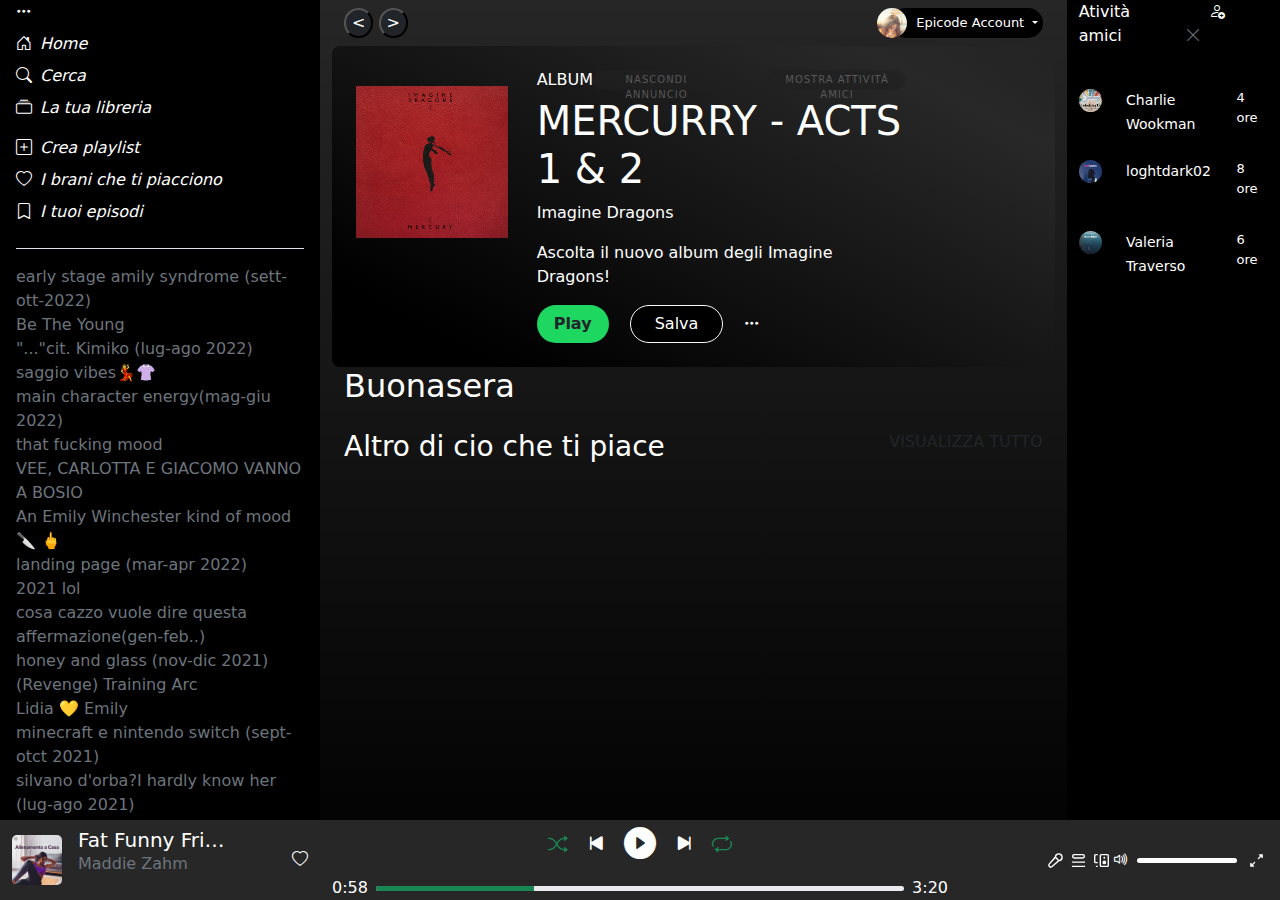
<file: index.html>
<!DOCTYPE html>
<html lang="en">
  <head>
    <meta charset="utf-8" />
    <meta name="viewport" content="width=device-width, initial-scale=1" />
    <title>Clone spotify</title>
    <link
      href="https://cdn.jsdelivr.net/npm/bootstrap@5.3.3/dist/css/bootstrap.min.css"
      rel="stylesheet"
      integrity="sha384-QWTKZyjpPEjISv5WaRU9OFeRpok6YctnYmDr5pNlyT2bRjXh0JMhjY6hW+ALEwIH"
      crossorigin="anonymous"
    />
    <link rel="stylesheet" href="https://cdn.jsdelivr.net/npm/bootstrap-icons@1.11.3/font/bootstrap-icons.min.css" />
    <link rel="stylesheet" href="style.css" />
  </head>
  <body class="bg-black">
    <div class="container-fluid">
      <!-- COLONNA DI SINISTRA -->
      <div class="row">
        <div id="left-column" class="col-3 text-white bg-black px-3">
          <div class="d-flex flex-column mb-3">
            <i class="bi bi-three-dots mb-2"></i>
            <i class="bi bi-house-door mb-2"><a class="m-2 text-decoration-none text-reset" href="#">Home</a></i>
            <i class="bi bi-search mb-2"><a class="m-2 text-decoration-none text-reset" href="#">Cerca</a></i>
            <i class="bi bi-collection"><a class="m-2 text-decoration-none text-reset" href="#">La tua libreria</a></i>
          </div>
          <div class="d-flex flex-column mt-3 mb-3 pb-3 border-bottom">
            <i class="bi bi-plus-square mb-2"
              ><a class="m-2 text-decoration-none text-reset" href="#">Crea playlist</a></i
            >
            <i class="bi bi-heart mb-2"
              ><a class="m-2 text-decoration-none text-reset" href="#">I brani che ti piacciono</a></i
            >
            <i class="bi bi-bookmark mb-2"
              ><a class="m-2 text-decoration-none text-reset" href="#">I tuoi episodi</a></i
            >
          </div>
          <div>
            <ul class="px-0" style="list-style-type: none">
              <li>
                <a class="link-offset-2 link-underline link-underline-opacity-0 link-secondary" href="#"
                  >early stage amily syndrome (sett-ott-2022)</a
                >
              </li>
              <li>
                <a class="link-offset-2 link-underline link-underline-opacity-0 link-secondary" href="#"
                  >Be The Young</a
                >
              </li>
              <li>
                <a class="link-offset-2 link-underline link-underline-opacity-0 link-secondary" href="#"
                  >"..."cit. Kimiko (lug-ago 2022)</a
                >
              </li>
              <li>
                <a class="link-offset-2 link-underline link-underline-opacity-0 link-secondary" href="#"
                  >saggio vibes💃👚
                </a>
              </li>
              <li>
                <a class="link-offset-2 link-underline link-underline-opacity-0 link-secondary" href="#"
                  >main character energy(mag-giu 2022)</a
                >
              </li>
              <li>
                <a class="link-offset-2 link-underline link-underline-opacity-0 link-secondary" href="#"
                  >that fucking mood</a
                >
              </li>
              <li>
                <a class="link-offset-2 link-underline link-underline-opacity-0 link-secondary" href="#"
                  >VEE, CARLOTTA E GIACOMO VANNO A BOSIO</a
                >
              </li>
              <li>
                <a class="link-offset-2 link-underline link-underline-opacity-0 link-secondary" href="#"
                  >An Emily Winchester kind of mood 🔪 🖕
                </a>
              </li>
              <li>
                <a class="link-offset-2 link-underline link-underline-opacity-0 link-secondary" href="#"
                  >landing page (mar-apr 2022)</a
                >
              </li>
              <li>
                <a class="link-offset-2 link-underline link-underline-opacity-0 link-secondary" href="#">2021 lol</a>
              </li>
              <li>
                <a class="link-offset-2 link-underline link-underline-opacity-0 link-secondary" href="#"
                  >cosa cazzo vuole dire questa affermazione(gen-feb..)</a
                >
              </li>
              <li>
                <a class="link-offset-2 link-underline link-underline-opacity-0 link-secondary" href="#"
                  >honey and glass (nov-dic 2021)</a
                >
              </li>
              <li>
                <a class="link-offset-2 link-underline link-underline-opacity-0 link-secondary" href="#"
                  >(Revenge) Training Arc
                </a>
              </li>
              <li>
                <a class="link-offset-2 link-underline link-underline-opacity-0 link-secondary" href="#"
                  >Lidia 💛 Emily
                </a>
              </li>
              <li>
                <a class="link-offset-2 link-underline link-underline-opacity-0 link-secondary" href="#"
                  >minecraft e nintendo switch (sept-otct 2021)
                </a>
              </li>
              <li>
                <a class="link-offset-2 link-underline link-underline-opacity-0 link-secondary" href="#"
                  >silvano d'orba?I hardly know her (lug-ago 2021)
                </a>
              </li>
              <li>
                <a class="link-offset-2 link-underline link-underline-opacity-0 link-secondary" href="#">Culo 2021 </a>
              </li>
              <li>
                <a class="link-offset-2 link-underline link-underline-opacity-0 link-secondary" href="#"
                  >Fresh Quintale Mix
                </a>
              </li>
            </ul>
          </div>
        </div>
        <div id="left-column2" class="col-7 px-4 bg-black bg-gradient expanded">
          <div class="dropdown d-flex justify-content-between py-2">
            <div>
              <button class="text-bg-dark rounded-circle">&lt</button>
              <button class="text-bg-dark rounded-circle">&gt</button>
            </div>
            <div class="d-flex align-items-center">
              <div>
                <img
                  src="./assets/imgs/main/image-10.jpg"
                  class="rounded-circle profile-image"
                  alt="Profile Picture"
                  width="30"
                  height="30"
                  id="profile-image"
                />
              </div>
              <div>
                <button
                  class="btn bg-black text-white dropdown-toggle ps-4 p-1 rounded-pill account"
                  type="button"
                  data-bs-toggle="dropdown"
                  aria-expanded="false"
                >
                  Epicode Account
                </button>
              </div>
            </div>
            <ul class="dropdown-menu">
              <li><a class="dropdown-item" href="#">Artist</a></li>
              <li><a class="dropdown-item" href="#">Another action</a></li>
              <li><a class="dropdown-item" href="#">Something else here</a></li>
            </ul>
          </div>
          <div class="row">
            <div class="col-12 text-white rounded-3" id="bg-hero">
              <div class="row p-4">
                <div class="col-3 px-0">
                  <img
                    class="object-fit-cover mt-3"
                    style="max-width: 90%"
                    src="./assets/imgs/main/image-11.jpg"
                    alt="img1"
                  />
                </div>
                <div class="col-7">
                  <div class="d-flex justify-content-between">
                    <h6>ALBUM</h6>
                    <button class="btn btn-sm rounded-pill hide-ads">NASCONDI ANNUNCIO</button>
                    <button id="show-right-col" class="btn btn-sm rounded-pill hide-ads ms-5">
                      Mostra Attività amici
                    </button>
                  </div>
                  <h1>MERCURRY - ACTS 1 & 2</h1>
                  <p>Imagine Dragons</p>
                  <p>Ascolta il nuovo album degli Imagine Dragons!</p>
                  <span>
                    <button class="btn px-3 rounded-pill" style="background-color: #1ed760">
                      <b>Play</b>
                    </button>
                    <button class="btn btn-outline-light bg-black px-4 mx-3 rounded-pill text-white">Salva</button>
                    <i class="bi bi-three-dots"></i>
                  </span>
                </div>
              </div>
            </div>
            <h2 class="text-white">Buonasera</h2>

            <div class="col">
              <div id="row1" class="row"></div>
              <div>
                <div class="d-flex justify-content-between mt-3">
                  <h3 class="text-white">Altro di cio che ti piace</h3>
                  <span>VISUALIZZA TUTTO</span>
                </div>
                <div class="container-fluid">
                  <div id="row" class="row d-flex justify-content-between"></div>
                </div>
              </div>
            </div>
          </div>
        </div>
        <div id="colonna-destra" class="col-2 bg-black text-white">
          <div class="row">
            <div class="col-12">
              <div class="row d-flex justify-content-between">
                <div class="col-6">Atività amici</div>

                <div class="col-6">
                  <span><i class="bi bi-person-add m-4"></i></span>
                  <span
                    ><a class="link-offset-2 link-underline link-underline-opacity-0 link-secondary" href="#"
                      ><i id="exit" class="bi bi-x-lg"></i></a
                  ></span>
                </div>
              </div>
            </div>
            <div class="col-12 mt-4 py-3">
              <div class="row g-0">
                <!-- Row per affiancare immagine e testo -->
                <div class="col-md-3">
                  <!-- Colonna per l'immagine -->
                  <img
                    src="./assets/imgs/search/image-15.jpg"
                    class="img-fluid w-50 rounded-circle"
                    alt="${album.title}"
                  />
                </div>
                <div class="col-md-7">
                  <!-- Colonna per il testo -->
                  <div class="card-body">
                    <p class="card-title fs-6"><small>Charlie Wookman</small></p>
                  </div>
                </div>
                <div class="col-2 customfs"><p>4 ore</p></div>
              </div>
            </div>
            <div class="col-12">
              <div class="row g-0">
                <!-- Row per affiancare immagine e testo -->
                <div class="col-md-3">
                  <!-- Colonna per l'immagine -->
                  <img
                    src="./assets/imgs/search/image-16.jpg"
                    class="img-fluid w-50 rounded-circle"
                    alt="${album.title}"
                  />
                </div>
                <div class="col-md-7">
                  <!-- Colonna per il testo -->
                  <div class="card-body">
                    <p class="card-title fs-6"><small>loghtdark02</small></p>
                  </div>
                </div>
                <div class="col-2 customfs"><p>8 ore</p></div>
              </div>
              <div class="col-12 py-3">
                <div class="row g-0">
                  <!-- Row per affiancare immagine e testo -->
                  <div class="col-md-3">
                    <!-- Colonna per l'immagine -->
                    <img
                      src="./assets/imgs/search/image-17.jpg"
                      class="img-fluid w-50 rounded-circle"
                      alt="${album.title}"
                    />
                  </div>
                  <div class="col-md-7">
                    <!-- Colonna per il testo -->
                    <div class="card-body">
                      <p class="card-title fs-6"><small>Valeria Traverso</small></p>
                    </div>
                  </div>
                  <div class="col-2 customfs"><p>6 ore</p></div>
                </div>
              </div>
            </div>
          </div>
        </div>
      </div>
    </div>
    <!-- prova-->
    <div class="container-fluid text z-index-1000 text-white endbar">
      <div class="row align-items-center">
        <div class="col-3 d-flex align-items-center">
          <img
            src="./assets/imgs/main/image-14.jpg"
            alt="Song Thumbnail"
            class="img-fluid me-3"
            style="width: 50px; height: 50px; border-radius: 5px"
          />
          <div class="text-white">
            <h5 class="mb-0 text-truncate" style="max-width: 150px">Fat Funny Friend</h5>
            <p class="text-secondary">Maddie Zahm</p>
          </div>
          <i class="bi bi-heart ms-auto pointer"></i>
        </div>

        <div class="col-6 text-center">
          <div class="d-flex justify-content-center align-items-center mb-2 pointer">
            <i class="bi bi-shuffle text-success fs-5 me-3 pointer"></i>
            <i class="bi bi-skip-start-fill fs-4 me-3 pointer"></i>
            <i id="playbtn" class="bi bi-play-circle-fill fs-2 me-3 pointer"></i>
            <i class="bi bi-skip-end-fill fs-4 me-3 pointer"></i>
            <i class="bi bi-repeat text-success fs-5 pointer"></i>
          </div>
          <div class="d-flex align-items-center pointer">
            <span class="me-2">0:58</span>
            <div class="progress flex-grow-1" style="height: 5px">
              <div class="progress-bar bg-success" role="progressbar" style="width: 30%"></div>
            </div>
            <span class="ms-2">3:20</span>
          </div>
        </div>
        <!-- mettere a posto l'input del volume -->
        <div class="col-3 d-flex justify-content-end align-items-center">
          <svg
            data-encore-id="icon"
            role="img"
            aria-hidden="true"
            class="m-1"
            viewBox="0 0 16 16"
            fill="white"
            width="15"
          >
            <path
              d="M13.426 2.574a2.831 2.831 0 0 0-4.797 1.55l3.247 3.247a2.831 2.831 0 0 0 1.55-4.797zM10.5 8.118l-2.619-2.62A63303.13 63303.13 0 0 0 4.74 9.075L2.065 12.12a1.287 1.287 0 0 0 1.816 1.816l3.06-2.688 3.56-3.129zM7.12 4.094a4.331 4.331 0 1 1 4.786 4.786l-3.974 3.493-3.06 2.689a2.787 2.787 0 0 1-3.933-3.933l2.676-3.045 3.505-3.99z"
            ></path>
          </svg>
          <svg
            data-encore-id="icon"
            role="img"
            aria-hidden="true"
            class="m-1"
            viewBox="0 0 16 16"
            fill="white"
            width="15"
          >
            <path
              d="M15 15H1v-1.5h14V15zm0-4.5H1V9h14v1.5zm-14-7A2.5 2.5 0 0 1 3.5 1h9a2.5 2.5 0 0 1 0 5h-9A2.5 2.5 0 0 1 1 3.5zm2.5-1a1 1 0 0 0 0 2h9a1 1 0 1 0 0-2h-9z"
            ></path>
          </svg>
          <svg
            data-encore-id="icon"
            role="img"
            aria-hidden="true"
            class="m-1"
            viewBox="0 0 16 16"
            fill="white"
            width="15"
          >
            <path
              d="M6 2.75C6 1.784 6.784 1 7.75 1h6.5c.966 0 1.75.784 1.75 1.75v10.5A1.75 1.75 0 0 1 14.25 15h-6.5A1.75 1.75 0 0 1 6 13.25V2.75zm1.75-.25a.25.25 0 0 0-.25.25v10.5c0 .138.112.25.25.25h6.5a.25.25 0 0 0 .25-.25V2.75a.25.25 0 0 0-.25-.25h-6.5zm-6 0a.25.25 0 0 0-.25.25v6.5c0 .138.112.25.25.25H4V11H1.75A1.75 1.75 0 0 1 0 9.25v-6.5C0 1.784.784 1 1.75 1H4v1.5H1.75zM4 15H2v-1.5h2V15z"
            ></path>
            <path d="M13 10a2 2 0 1 1-4 0 2 2 0 0 1 4 0zm-1-5a1 1 0 1 1-2 0 1 1 0 0 1 2 0z"></path>
          </svg>

          <i class="bi bi-volume-up me-2 cursor"></i>
          <input
            class="custom-range bg-white px-1 me-2"
            type="range"
            style="width: 100px"
            min="0"
            max="1"
            step="0.01"
            value="0.5"
          />

          <svg
            data-encore-id="icon"
            role="img"
            aria-hidden="true"
            class="m-1"
            viewBox="0 0 16 16"
            fill="white"
            width="15"
          >
            <path
              d="M6.53 9.47a.75.75 0 0 1 0 1.06l-2.72 2.72h1.018a.75.75 0 0 1 0 1.5H1.25v-3.579a.75.75 0 0 1 1.5 0v1.018l2.72-2.72a.75.75 0 0 1 1.06 0zm2.94-2.94a.75.75 0 0 1 0-1.06l2.72-2.72h-1.018a.75.75 0 1 1 0-1.5h3.578v3.579a.75.75 0 0 1-1.5 0V3.81l-2.72 2.72a.75.75 0 0 1-1.06 0z"
            ></path>
          </svg>
        </div>
      </div>
    </div>

    <script
      src="https://cdn.jsdelivr.net/npm/bootstrap@5.3.3/dist/js/bootstrap.bundle.min.js"
      integrity="sha384-YvpcrYf0tY3lHB60NNkmXc5s9fDVZLESaAA55NDzOxhy9GkcIdslK1eN7N6jIeHz"
      crossorigin="anonymous"
    ></script>
    <script src="./HomePage.js"></script>
  </body>
</html>
</file>
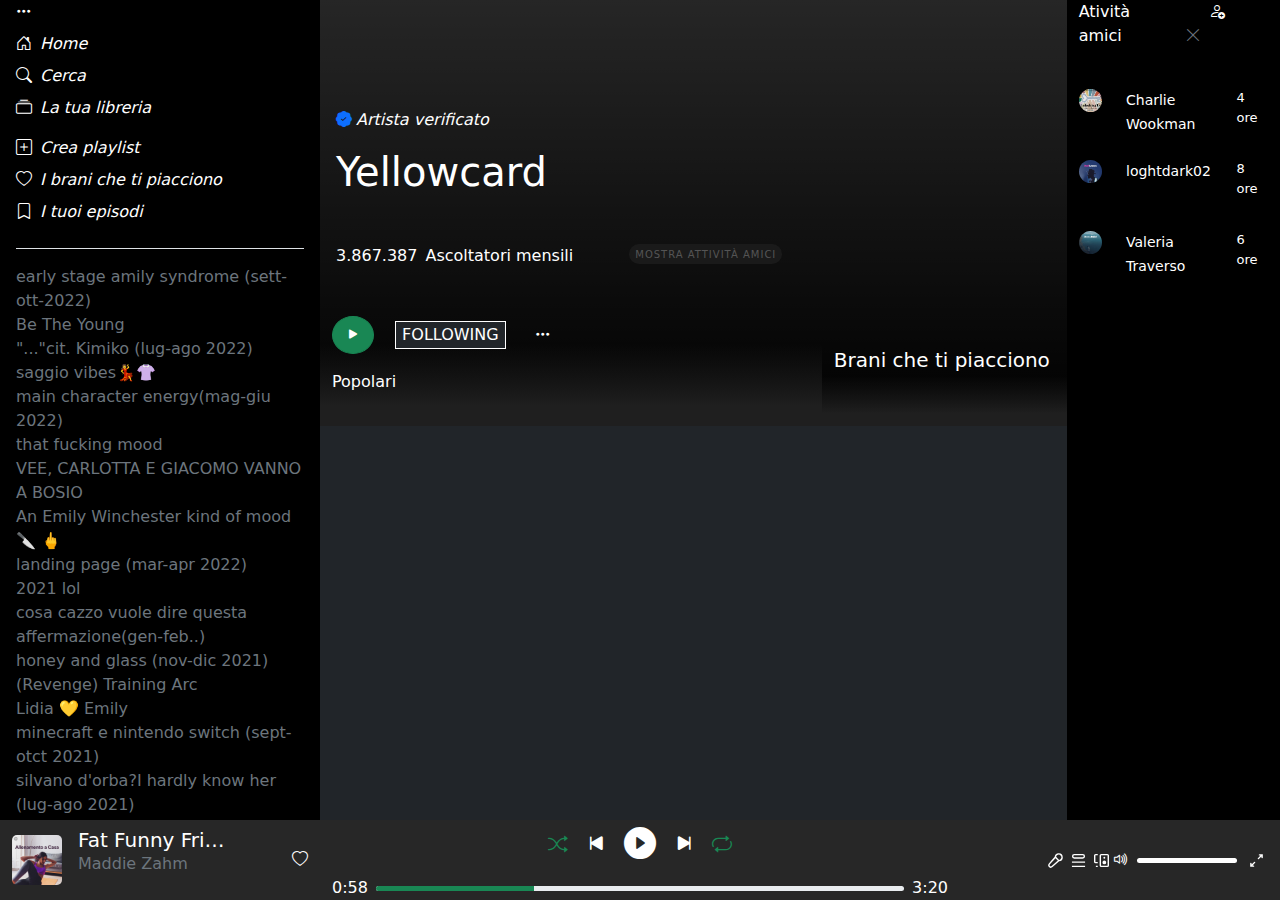
<file: artistpage.html>
<!DOCTYPE html>
<html lang="en">
  <head>
    <meta charset="utf-8" />
    <meta name="viewport" content="width=device-width, initial-scale=1" />
    <title>Bootstrap demo</title>
    <link
      href="https://cdn.jsdelivr.net/npm/bootstrap@5.3.3/dist/css/bootstrap.min.css"
      rel="stylesheet"
      integrity="sha384-QWTKZyjpPEjISv5WaRU9OFeRpok6YctnYmDr5pNlyT2bRjXh0JMhjY6hW+ALEwIH"
      crossorigin="anonymous"
    />
    <link rel="stylesheet" href="./style.css" />
    <link rel="stylesheet" href="https://cdn.jsdelivr.net/npm/bootstrap-icons@1.11.3/font/bootstrap-icons.min.css" />
  </head>
  <body class="bg-dark">
    <div class="container-fluid">
      <!-- COLONNA DI SINISTRA -->
      <div class="row">
        <div id="left-column" class="col-3 text-white bg-black px-3">
          <div class="d-flex flex-column mb-3">
            <i class="bi bi-three-dots mb-2"></i>
            <i class="bi bi-house-door mb-2"><a class="m-2 text-decoration-none text-reset" href="./index.html">Home</a></i>
            <i class="bi bi-search mb-2"><a class="m-2 text-decoration-none text-reset" href="#">Cerca</a></i>
            <i class="bi bi-collection"><a class="m-2 text-decoration-none text-reset" href="#">La tua libreria</a></i>
          </div>
          <div class="d-flex flex-column mt-3 mb-3 pb-3 border-bottom">
            <i class="bi bi-plus-square mb-2"><a class="m-2 text-decoration-none text-reset" href="#">Crea playlist</a></i>
            <i class="bi bi-heart mb-2"><a class="m-2 text-decoration-none text-reset" href="#">I brani che ti piacciono</a></i>
            <i class="bi bi-bookmark mb-2"><a class="m-2 text-decoration-none text-reset" href="#">I tuoi episodi</a></i>
          </div>
          <div>
            <ul class="px-0" style="list-style-type: none">
              <li>
                <a class="link-offset-2 link-underline link-underline-opacity-0 link-secondary" href="#">early stage amily syndrome (sett-ott-2022)</a>
              </li>
              <li>
                <a class="link-offset-2 link-underline link-underline-opacity-0 link-secondary" href="#">Be The Young</a>
              </li>
              <li>
                <a class="link-offset-2 link-underline link-underline-opacity-0 link-secondary" href="#">"..."cit. Kimiko (lug-ago 2022)</a>
              </li>
              <li>
                <a class="link-offset-2 link-underline link-underline-opacity-0 link-secondary" href="#">saggio vibes💃👚 </a>
              </li>
              <li>
                <a class="link-offset-2 link-underline link-underline-opacity-0 link-secondary" href="#">main character energy(mag-giu 2022)</a>
              </li>
              <li>
                <a class="link-offset-2 link-underline link-underline-opacity-0 link-secondary" href="#">that fucking mood</a>
              </li>
              <li>
                <a class="link-offset-2 link-underline link-underline-opacity-0 link-secondary" href="#">VEE, CARLOTTA E GIACOMO VANNO A BOSIO</a>
              </li>
              <li>
                <a class="link-offset-2 link-underline link-underline-opacity-0 link-secondary" href="#">An Emily Winchester kind of mood 🔪 🖕 </a>
              </li>
              <li>
                <a class="link-offset-2 link-underline link-underline-opacity-0 link-secondary" href="#">landing page (mar-apr 2022)</a>
              </li>
              <li>
                <a class="link-offset-2 link-underline link-underline-opacity-0 link-secondary" href="#">2021 lol</a>
              </li>
              <li>
                <a class="link-offset-2 link-underline link-underline-opacity-0 link-secondary" href="#"
                  >cosa cazzo vuole dire questa affermazione(gen-feb..)</a
                >
              </li>
              <li>
                <a class="link-offset-2 link-underline link-underline-opacity-0 link-secondary" href="#">honey and glass (nov-dic 2021)</a>
              </li>
              <li>
                <a class="link-offset-2 link-underline link-underline-opacity-0 link-secondary" href="#">(Revenge) Training Arc </a>
              </li>
              <li>
                <a class="link-offset-2 link-underline link-underline-opacity-0 link-secondary" href="#">Lidia 💛 Emily </a>
              </li>
              <li>
                <a class="link-offset-2 link-underline link-underline-opacity-0 link-secondary" href="#">minecraft e nintendo switch (sept-otct 2021) </a>
              </li>
              <li>
                <a class="link-offset-2 link-underline link-underline-opacity-0 link-secondary" href="#">silvano d'orba?I hardly know her (lug-ago 2021) </a>
              </li>
              <li>
                <a class="link-offset-2 link-underline link-underline-opacity-0 link-secondary" href="#">Culo 2021 </a>
              </li>
              <li>
                <a class="link-offset-2 link-underline link-underline-opacity-0 link-secondary" href="#">Fresh Quintale Mix </a>
              </li>
            </ul>
          </div>
        </div>
        <section id="left-column" class="col-7 expanded" style="overflow-x: hidden">
          <div class="row bg-black bg-gradient">
            <div class="col-12">
              <div id="artist-picture" class="p-3 d-flex flex-column-reverse" style="height: 300px">
                <div class="d-flex row-reverse">
                  <p id="artist-fans" class="text-white">3.867.387<span class="text-white mx-2">Ascoltatori mensili</span></p>
                  <p id="artist-albums"></p>
                  <button id="show-right-col" class="btn btn-sm rounded-pill hide-ads ms-5">Mostra Attività amici</button>
                </div>
                <h1 id="artist-name" class="text-white mb-5 pt-3">Yellowcard</h1>

                <i class="bi bi-patch-check-fill text-primary"><span class="text-white mx-1">Artista verificato</span></i>
              </div>
              <!-- <img class="w-100" src="https://www.ilpost.it/wp-content/uploads/2016/11/kanye-west.jpg"> -->
            </div>

            <!-- SEZIONE LISTA BRANI -->
            <div class="col-8 mt-0 p-3" style="background: linear-gradient(0deg, rgba(31, 31, 31, 1) 16%, rgba(255, 255, 255, 0) 65%)">
              <div>
                <span>
                  <span class="rounded-circle btn btn-success ms-2"><i class="bi bi-play-fill"></i></span>
                  <button class="text-bg-dark border border-white mx-3">FOLLOWING</button>
                  <i class="bi bi-three-dots text-white mx-2"></i>
                </span>
                <div class="text-white d-flex justify-content-between mx-2 mb-3 mt-3">
                  <span>Popolari</span>
                </div>

                <ol id="tracklist" class="text-white"></ol>
              </div>
            </div>
            <div id="colDestra" class="col-4 text-white mt-5" style="background: linear-gradient(0deg, rgba(31, 31, 31, 1) 16%, rgba(255, 255, 255, 0) 65%)">
              <h5>Brani che ti piacciono</h5>
              <div id="listaDestra" class="col-md-4"></div>
            </div>
          </div>
        </section>
        <div id="colonna-destra" class="col-2 bg-black text-white">
          <div class="row">
            <div class="col-12">
              <div class="row d-flex justify-content-between">
                <div class="col-6">Atività amici</div>
                <div class="col-6">
                  <span><i class="bi bi-person-add m-4"></i></span>
                  <span
                    ><a class="link-offset-2 link-underline link-underline-opacity-0 link-secondary" href="#" id="exit"><i class="bi bi-x-lg"></i></a
                  ></span>
                </div>
              </div>
            </div>
            <div class="col-12 mt-4 py-3">
              <div class="row g-0">
                <!-- Row per affiancare immagine e testo -->
                <div class="col-md-3">
                  <!-- Colonna per l'immagine -->
                  <img src="./assets/imgs/search/image-15.jpg" class="img-fluid w-50 rounded-circle" alt="${album.title}" />
                </div>
                <div class="col-md-7">
                  <!-- Colonna per il testo -->
                  <div class="card-body">
                    <p class="card-title fs-6"><small>Charlie Wookman</small></p>
                  </div>
                </div>
                <div class="col-2 customfs"><p>4 ore</p></div>
              </div>
            </div>
            <div class="col-12">
              <div class="row g-0">
                <!-- Row per affiancare immagine e testo -->
                <div class="col-md-3">
                  <!-- Colonna per l'immagine -->
                  <img src="./assets/imgs/search/image-16.jpg" class="img-fluid w-50 rounded-circle" alt="${album.title}" />
                </div>
                <div class="col-md-7">
                  <!-- Colonna per il testo -->
                  <div class="card-body">
                    <p class="card-title fs-6"><small>loghtdark02</small></p>
                  </div>
                </div>
                <div class="col-2 customfs"><p>8 ore</p></div>
              </div>
              <div class="col-12 py-3">
                <div class="row g-0">
                  <!-- Row per affiancare immagine e testo -->
                  <div class="col-md-3">
                    <!-- Colonna per l'immagine -->
                    <img src="./assets/imgs/search/image-17.jpg" class="img-fluid w-50 rounded-circle" alt="${album.title}" />
                  </div>
                  <div class="col-md-7">
                    <!-- Colonna per il testo -->
                    <div class="card-body">
                      <p class="card-title fs-6"><small>Valeria Traverso</small></p>
                    </div>
                  </div>
                  <div class="col-2 customfs"><p>6 ore</p></div>
                </div>
              </div>
            </div>
          </div>
        </div>
      </div>
    </div>
    <div class="container-fluid text z-index-1000 text-white endbar">
      <div class="row align-items-center">
        <div class="col-3 d-flex align-items-center">
          <img
            src="./assets/imgs/main/image-14.jpg"
            alt="Song Thumbnail"
            class="img-fluid me-3"
            style="width: 50px; height: 50px; border-radius: 5px"
            id="track-image"
          />
          <div class="text-white">
            <h5 id="track-title" class="mb-0 text-truncate" style="max-width: 150px">Fat Funny Friend</h5>
            <p id="track-artist" class="text-secondary">Maddie Zahm</p>
          </div>
          <i class="bi bi-heart ms-auto"></i>
        </div>

        <div class="col-6 text-center">
          <div class="d-flex justify-content-center align-items-center mb-2">
            <i class="bi bi-shuffle text-success fs-5 me-3"></i>
            <i class="bi bi-skip-start-fill fs-4 me-3"></i>
            <i class="bi bi-play-circle-fill fs-2 me-3"></i>
            <i class="bi bi-skip-end-fill fs-4 me-3"></i>
            <i class="bi bi-repeat text-success fs-5"></i>
          </div>
          <div class="d-flex align-items-center">
            <span class="me-2">0:58</span>
            <div class="progress flex-grow-1" style="height: 5px">
              <div class="progress-bar bg-success" role="progressbar" style="width: 30%"></div>
            </div>
            <span class="ms-2">3:20</span>
          </div>
        </div>
        <!-- mettere a posto l'input del volume -->
        <div class="col-3 d-flex justify-content-end align-items-center">
          <svg data-encore-id="icon" role="img" aria-hidden="true" class="m-1" viewBox="0 0 16 16" fill="white" width="15">
            <path
              d="M13.426 2.574a2.831 2.831 0 0 0-4.797 1.55l3.247 3.247a2.831 2.831 0 0 0 1.55-4.797zM10.5 8.118l-2.619-2.62A63303.13 63303.13 0 0 0 4.74 9.075L2.065 12.12a1.287 1.287 0 0 0 1.816 1.816l3.06-2.688 3.56-3.129zM7.12 4.094a4.331 4.331 0 1 1 4.786 4.786l-3.974 3.493-3.06 2.689a2.787 2.787 0 0 1-3.933-3.933l2.676-3.045 3.505-3.99z"
            ></path>
          </svg>
          <svg data-encore-id="icon" role="img" aria-hidden="true" class="m-1" viewBox="0 0 16 16" fill="white" width="15">
            <path
              d="M15 15H1v-1.5h14V15zm0-4.5H1V9h14v1.5zm-14-7A2.5 2.5 0 0 1 3.5 1h9a2.5 2.5 0 0 1 0 5h-9A2.5 2.5 0 0 1 1 3.5zm2.5-1a1 1 0 0 0 0 2h9a1 1 0 1 0 0-2h-9z"
            ></path>
          </svg>
          <svg data-encore-id="icon" role="img" aria-hidden="true" class="m-1" viewBox="0 0 16 16" fill="white" width="15">
            <path
              d="M6 2.75C6 1.784 6.784 1 7.75 1h6.5c.966 0 1.75.784 1.75 1.75v10.5A1.75 1.75 0 0 1 14.25 15h-6.5A1.75 1.75 0 0 1 6 13.25V2.75zm1.75-.25a.25.25 0 0 0-.25.25v10.5c0 .138.112.25.25.25h6.5a.25.25 0 0 0 .25-.25V2.75a.25.25 0 0 0-.25-.25h-6.5zm-6 0a.25.25 0 0 0-.25.25v6.5c0 .138.112.25.25.25H4V11H1.75A1.75 1.75 0 0 1 0 9.25v-6.5C0 1.784.784 1 1.75 1H4v1.5H1.75zM4 15H2v-1.5h2V15z"
            ></path>
            <path d="M13 10a2 2 0 1 1-4 0 2 2 0 0 1 4 0zm-1-5a1 1 0 1 1-2 0 1 1 0 0 1 2 0z"></path>
          </svg>

          <i class="bi bi-volume-up me-2 cursor"></i>
          <input class="custom-range bg-white px-1 me-2" type="range" style="width: 100px" min="0" max="1" step="0.01" value="0.5" />

          <svg data-encore-id="icon" role="img" aria-hidden="true" class="m-1" viewBox="0 0 16 16" fill="white" width="15">
            <path
              d="M6.53 9.47a.75.75 0 0 1 0 1.06l-2.72 2.72h1.018a.75.75 0 0 1 0 1.5H1.25v-3.579a.75.75 0 0 1 1.5 0v1.018l2.72-2.72a.75.75 0 0 1 1.06 0zm2.94-2.94a.75.75 0 0 1 0-1.06l2.72-2.72h-1.018a.75.75 0 1 1 0-1.5h3.578v3.579a.75.75 0 0 1-1.5 0V3.81l-2.72 2.72a.75.75 0 0 1-1.06 0z"
            ></path>
          </svg>
        </div>
      </div>
    </div>
    <script
      src="https://cdn.jsdelivr.net/npm/bootstrap@5.3.3/dist/js/bootstrap.bundle.min.js"
      integrity="sha384-YvpcrYf0tY3lHB60NNkmXc5s9fDVZLESaAA55NDzOxhy9GkcIdslK1eN7N6jIeHz"
      crossorigin="anonymous"
    ></script>
    <script src="./artistPage.js"></script>
  </body>
</html>
</file>
<file: style.css>
body *,
::before,
*::after {
  box-sizing: border-box;
}

.container {
  width: 100%;
  height: 100vh; /* Altezza dell'intero schermo */
  overflow: hidden !important; /* Nasconde eventuali parti in eccesso */
}
.containerImg {
  width: 100%;
  height: 100%;
  object-fit: cover !important; /* Rende l'immagine cover */
}

#bg-hero {
  background: rgb(255, 255, 255);
  background: linear-gradient(207deg, rgba(255, 255, 255, 0) 0%, rgba(40, 40, 40, 1) 15%, rgba(0, 0, 0, 1) 87%);
}

.hide-ads {
  color: #666 !important;
  font-size: 10px;
  padding: 2px 6px;
  height: 20px;
  text-transform: uppercase;
  letter-spacing: 1px;
  opacity: 0.8;
  border: none;
  background-color: #212121d1;
}

.hide-ads:hover {
  opacity: 1;
}

#profile-image {
  position: relative;
  z-index: 1;
  margin-right: -1rem;
}

.account {
  font-size: small;
}
#left-column {
  height: 100vh; /* Altezza della colonna pari a quella del viewport */
  overflow-y: scroll; /* Barra di scorrimento verticale se necessario */
  padding: 0; /* Rimuove eventuali spazi interni */
  margin: 0; /* Rimuove eventuali margini esterni */
  box-sizing: border-box; /* Assicura che padding e border non influenzino l'altezza */
  padding: 2;
}

/* Personalizzazione della scrollbar in Chrome, Edge e Safari */
#left-column::-webkit-scrollbar {
  width: 12px; /* Larghezza della scrollbar */
}

#left-column::-webkit-scrollbar-track {
  background: #000000; /* Colore di sfondo della scrollbar (track) */
}

#left-column::-webkit-scrollbar-thumb {
  background-color: #888; /* Colore del "thumb" (parte che si sposta) */
}

#left-column::-webkit-scrollbar-thumb:hover {
  background-color: #555; /* Colore quando il thumb è in hover */
}
#left-column2 {
  height: 100vh; /* Altezza della colonna pari a quella del viewport */
  overflow-y: auto; /* Barra di scorrimento verticale se necessario */
  padding: 0; /* Rimuove eventuali spazi interni */
  margin: 0; /* Rimuove eventuali margini esterni */
  box-sizing: border-box; /* Assicura che padding e border non influenzino l'altezza */
}

/* Personalizzazione della scrollbar in Chrome, Edge e Safari */
#left-column2::-webkit-scrollbar {
  width: 12px; /* Larghezza della scrollbar */
}

#left-column2::-webkit-scrollbar-track {
  background: #272727; /* Colore di sfondo della scrollbar (track) */
}

#left-column2::-webkit-scrollbar-thumb {
  background-color: #888; /* Colore del "thumb" (parte che si sposta) */
}

#left-column2::-webkit-scrollbar-thumb:hover {
  background-color: #555; /* Colore quando il thumb è in hover */
}

#album-cover {
  box-shadow: 0px 1px 37px 10px rgba(0, 0, 0, 0.72);
  -webkit-box-shadow: 0px 1px 37px 10px rgba(0, 0, 0, 0.72);
  -moz-box-shadow: 0px 1px 37px 10px rgba(0, 0, 0, 0.72);
}

html,
body {
  overflow: hidden;
}
.endbar {
  position: fixed;
  bottom: 0;
  left: 0;
  width: 100%;
  background-color: #272727;
  z-index: 1000; /* Ensures it's above other elements */
}

.custombg {
  background-color: #272727;
}

.customfs {
  font-size: small;
}
.expanded {
  flex: 1 !important; /* Espande la colonna centrale a occupare tutto lo spazio disponibile */
}

.custom-range {
  -webkit-appearance: none;
  appearance: none;
  width: 100%;
  height: 5px;
  border-radius: 5px;
  outline: none;
  cursor: pointer !important;
}

.custom-range::-webkit-slider-thumb {
  -webkit-appearance: none;
  appearance: none;
  width: 0;
  height: 0;
}

.custom-range::-moz-range-thumb {
  width: 0;
  height: 0;
}

.pointer {
  cursor: pointer;
}
</file>
